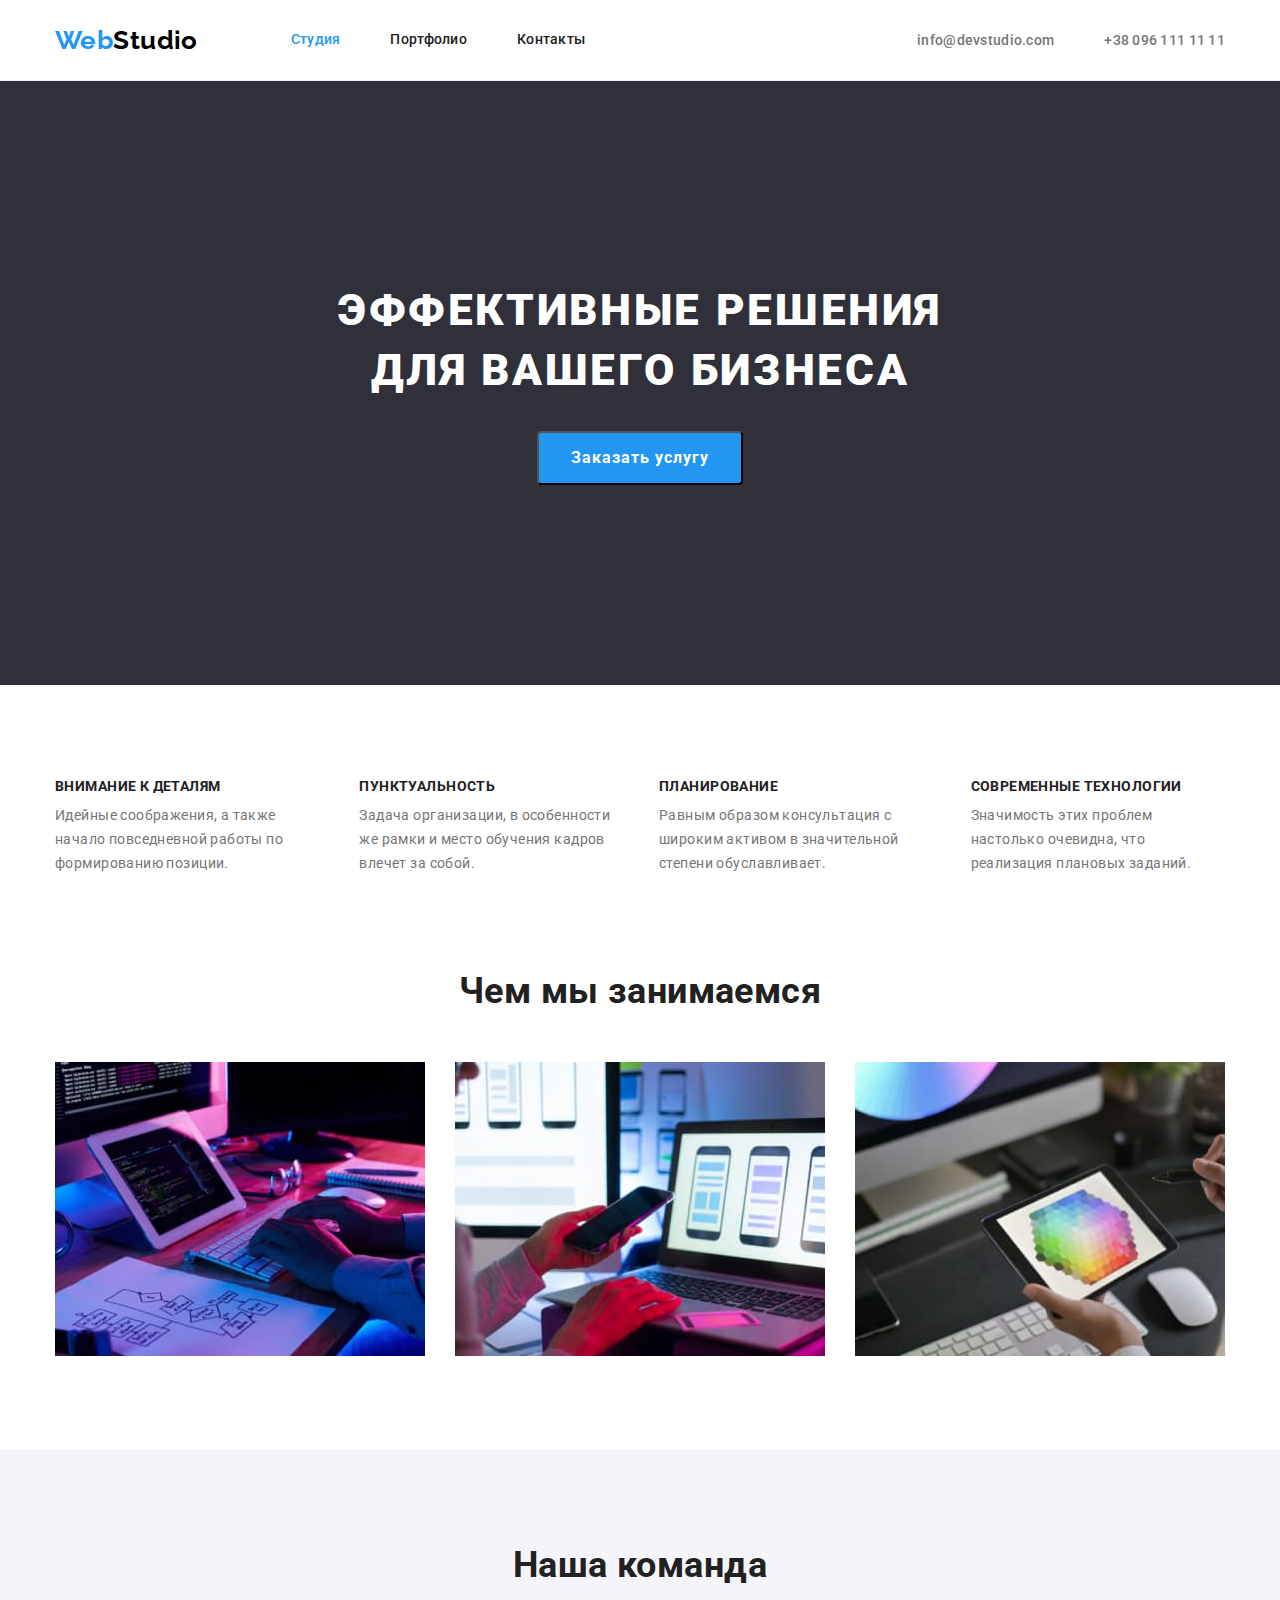
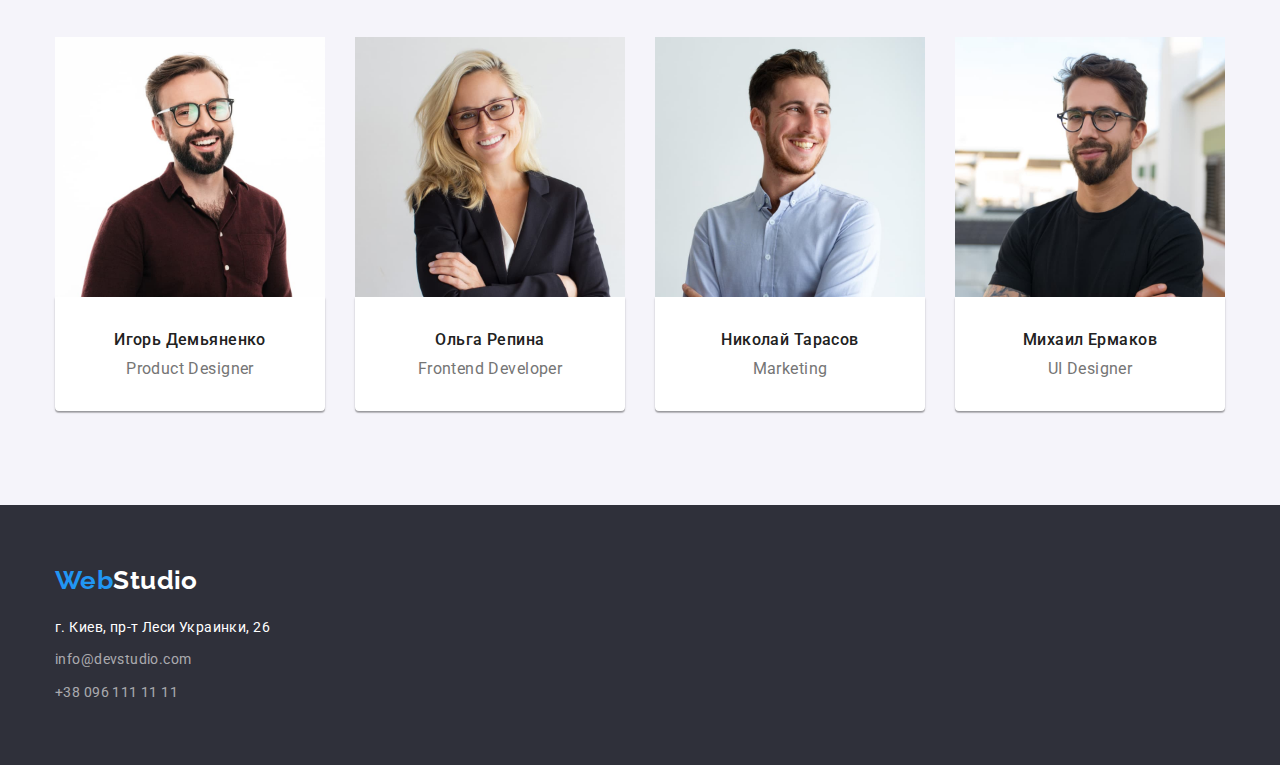
<file: index.html>
<!DOCTYPE html>
<html lang="ru">
    <head>
        <meta charset="UTF-8" />
        <meta http-equiv="X-UA-Compatible" content="IE=edge" />
        <meta name="viewport" content="width=device-width, initial-scale=1.0" />
        <title>Студия</title>
        <link rel="preconnect" href="https://fonts.googleapis.com" />
        <link rel="preconnect" href="https://fonts.gstatic.com" crossorigin />
        <link
            href="https://fonts.googleapis.com/css2?family=Raleway:wght@700&family=Roboto:wght@400;500;700;900&display=swap"
            rel="stylesheet"
        />
        <link
            rel="stylesheet"
            href="https://cdn.jsdelivr.net/npm/modern-normalize@1.1.0/modern-normalize.min.css"
        />
        <link rel="stylesheet" href="./css/styles.css" />
    </head>
    <body>
        <header class="header-section">
            <div class="container page-header-container">
                <nav class="menu">
                    <a lang="en" class="link logo" href=""
                        >Web<span class="logo-color-second">Studio</span>
                    </a>
                    <ul class="list nav-menu">
                        <li class="nav-menu-item">
                            <a
                                class="link menu-link current menu-link-paddings"
                                href=""
                                >Студия</a
                            >
                        </li>
                        <li class="nav-menu-item">
                            <a
                                class="link menu-link menu-link-paddings"
                                href="./portfolio.html"
                                >Портфолио</a
                            >
                        </li>
                        <li class="nav-menu-item">
                            <a class="link menu-link menu-link-paddings" href=""
                                >Контакты</a
                            >
                        </li>
                    </ul>
                </nav>
                <ul class="list contacts-menu">
                    <li class="contacts-menu-item">
                        <a
                            class="link contact-mail menu-link-paddings"
                            href="mailto:info@devstudio.com"
                            >info@devstudio.com</a
                        >
                    </li>
                    <li class="contacts-menu-item">
                        <a
                            class="link contact-tel menu-link-paddings"
                            href="tel:+380961111111"
                            >+38 096 111 11 11</a
                        >
                    </li>
                </ul>
            </div>
        </header>
        <main>
            <section class="hero">
                <div class="container">
                    <h1 class="main-title">
                        Эффективные решения
                        <span>для вашего бизнеса</span>
                    </h1>
                    <button class="order-button" type="button">
                        Заказать услугу
                    </button>
                </div>
            </section>
            <section class="section-paddings">
                <div class="container">
                    <h2 class="visually-hidden">Особенности</h2>
                    <ul class="list features-list">
                        <li class="features-list-item">
                            <h3 class="features-subtitle">
                                Внимание к деталям
                            </h3>
                            <p class="features-text">
                                Идейные соображения, а также начало повседневной
                                работы по формированию позиции.
                            </p>
                        </li>
                        <li class="features-list-item">
                            <h3 class="features-subtitle">Пунктуальность</h3>
                            <p class="features-text">
                                Задача организации, в особенности же рамки и
                                место обучения кадров влечет за собой.
                            </p>
                        </li>
                        <li class="features-list-item">
                            <h3 class="features-subtitle">Планирование</h3>
                            <p class="features-text">
                                Равным образом консультация с широким активом в
                                значительной степени обуславливает.
                            </p>
                        </li>
                        <li class="features-list-item">
                            <h3 class="features-subtitle">
                                Современные технологии
                            </h3>
                            <p class="features-text">
                                Значимость этих проблем настолько очевидна, что
                                реализация плановых заданий.
                            </p>
                        </li>
                    </ul>
                </div>
            </section>
            <section class="occupation-paddings">
                <div class="container">
                    <h2 class="section-title">Чем мы занимаемся</h2>

                    <ul class="list occupation-list">
                        <li class="occupation-list-item">
                            <img
                                src="images/box-1.jpg"
                                alt="руки человека работающего с клавиатурой перед планшетом"
                                width="370"
                            />
                        </li>
                        <li class="occupation-list-item">
                            <img
                                src="images/box-2.jpg"
                                alt="руки человека работающего за ноут-буком"
                                width="370"
                            />
                        </li>
                        <li class="occupation-list-item">
                            <img
                                src="images/box-3.jpg"
                                alt="планшет в руках человека"
                                width="370"
                            />
                        </li>
                    </ul>
                </div>
            </section>
            <section class="team-section section-paddings">
                <div class="container">
                    <h2 class="section-title">Наша команда</h2>
                    <ul class="list team-list">
                        <li>
                            <img
                                class="team-photos"
                                src="images/img-1.jpg"
                                alt="Фото Игоря Демьяненко"
                                width="270"
                            />
                            <div class="team-card-wrapper">
                                <h3 class="team-members">Игорь Демьяненко</h3>
                                <p class="team-text" lang="en">
                                    Product Designer
                                </p>
                            </div>
                        </li>
                        <li>
                            <img
                                class="team-photos"
                                src="images/img-2.jpg"
                                alt="Фото Ольги Репиной"
                                width="270"
                            />
                            <div class="team-card-wrapper">
                                <h3 class="team-members">Ольга Репина</h3>
                                <p class="team-text" lang="en">
                                    Frontend Developer
                                </p>
                            </div>
                        </li>
                        <li>
                            <img
                                class="team-photos"
                                src="images/img-3.jpg"
                                alt="Фото Николая Тарасова"
                                width="270"
                            />
                            <div class="team-card-wrapper">
                                <h3 class="team-members">Николай Тарасов</h3>
                                <p class="team-text" lang="en">Marketing</p>
                            </div>
                        </li>
                        <li>
                            <img
                                class="team-photos"
                                src="images/img-4.jpg"
                                alt="Фото Михаила Ермакова"
                                width="270"
                            />
                            <div class="team-card-wrapper">
                                <h3 class="team-members">Михаил Ермаков</h3>
                                <p class="team-text" lang="en">UI Designer</p>
                            </div>
                        </li>
                    </ul>
                </div>
            </section>
        </main>
        <footer class="section-footer">
            <div class="container">
                <a lang="en" class="link logo logo-futer" href=""
                    >Web<span class="logo-color-on-dark">Studio</span>
                </a>
                <address>
                    <ul class="list contact-list">
                        <li class="contact-list-item">
                            <a
                                class="link address-item"
                                href="https://goo.gl/maps/ThC7kSxC5snsgzDNA"
                                target="_blank"
                                rel="noopener noreferrer"
                                >г. Киев, пр-т Леси Украинки, 26</a
                            >
                        </li>
                        <li class="contact-list-item">
                            <a
                                class="link contact-item"
                                href="mailto:info@devstudio.com"
                                >info@devstudio.com</a
                            >
                        </li>
                        <li class="contact-list-item">
                            <a
                                class="link contact-item"
                                href="tel:+380961111111"
                                >+38 096 111 11 11</a
                            >
                        </li>
                    </ul>
                </address>
            </div>
        </footer>
    </body>
</html>
</file>
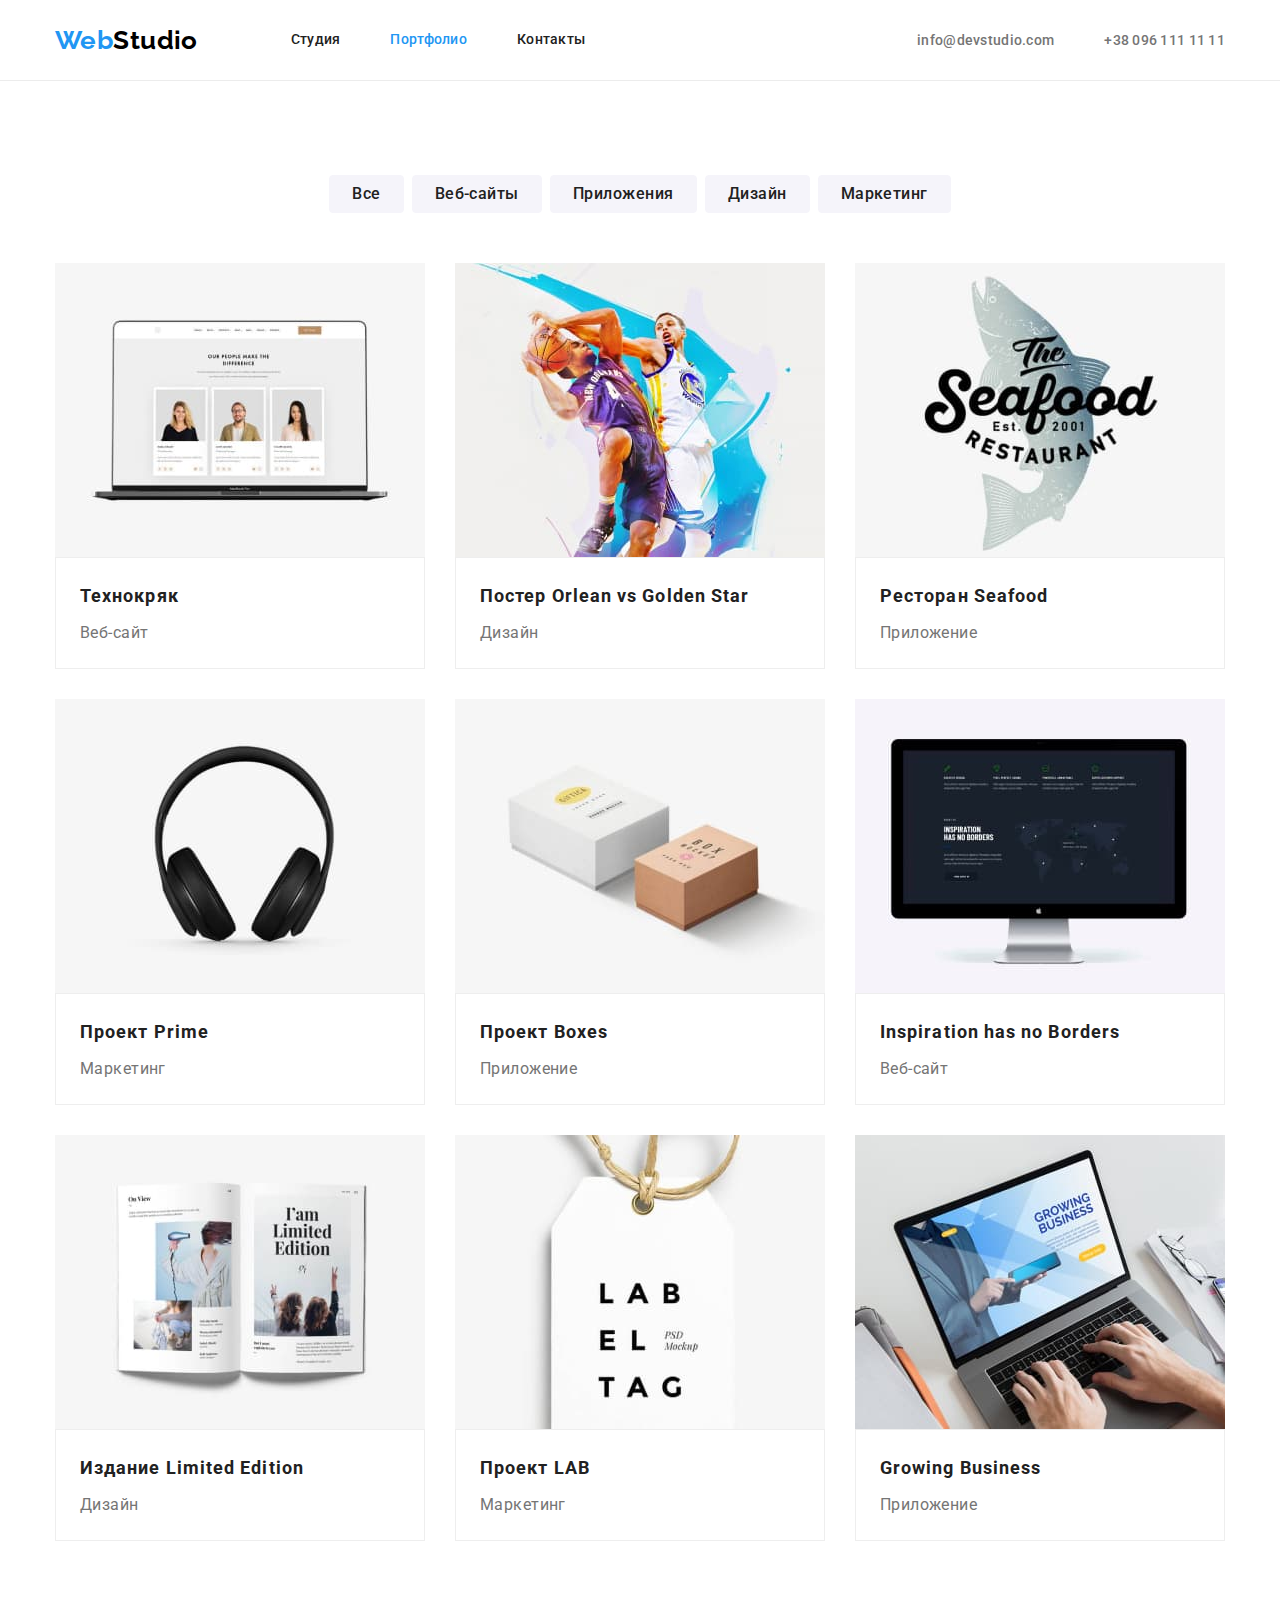
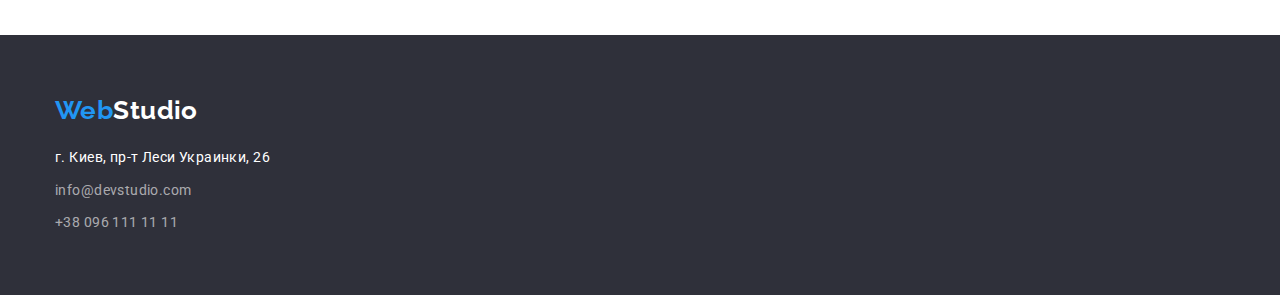
<file: portfolio.html>
<!DOCTYPE html>
<html lang="ru">
    <head>
        <meta charset="UTF-8" />
        <meta http-equiv="X-UA-Compatible" content="IE=edge" />
        <meta name="viewport" content="width=device-width, initial-scale=1.0" />
        <title>Portfolio</title>
        <link rel="preconnect" href="https://fonts.googleapis.com" />
        <link rel="preconnect" href="https://fonts.gstatic.com" crossorigin />
        <link
            href="https://fonts.googleapis.com/css2?family=Raleway:wght@700&family=Roboto:wght@400;500;700;900&display=swap"
            rel="stylesheet"
        />
        <link
            rel="stylesheet"
            href="https://cdn.jsdelivr.net/npm/modern-normalize@1.1.0/modern-normalize.min.css"
        />
        <link rel="stylesheet" href="./css/styles.css" />
    </head>
    <body>
        <header class="header-section">
            <div class="container page-header-container">
                <nav class="menu">
                    <a lang="en" class="link logo" href=""
                        >Web<span class="logo-color-second">Studio</span></a
                    >
                    <ul class="list nav-menu">
                        <li class="nav-menu-item">
                            <a
                                class="link menu-link menu-link-paddings"
                                href="./index.html"
                                >Студия</a
                            >
                        </li>
                        <li class="nav-menu-item">
                            <a
                                class="link menu-link current menu-link-paddings"
                                href=""
                                >Портфолио</a
                            >
                        </li>
                        <li class="nav-menu-item">
                            <a class="link menu-link menu-link-paddings" href=""
                                >Контакты</a
                            >
                        </li>
                    </ul>
                </nav>
                <ul class="list contacts-menu">
                    <li class="contacts-menu-item">
                        <a
                            class="link contact-mail menu-link-paddings"
                            href="mailto:info@devstudio.com"
                            >info@devstudio.com</a
                        >
                    </li>
                    <li class="contacts-menu-item">
                        <a
                            class="link contact-tel menu-link-paddings"
                            href="tel:+380961111111"
                            >+38 096 111 11 11</a
                        >
                    </li>
                </ul>
            </div>
        </header>
        <main>
            <section class="section-paddings">
                <div class="container">
                    <h1 class="visually-hidden">Перечень проектов</h1>
                    <ul class="list filter-list">
                        <li class="filter-list-item">
                            <button class="filter" type="button">Все</button>
                        </li>
                        <li class="filter-list-item">
                            <button class="filter" type="button">
                                Веб-сайты
                            </button>
                        </li>
                        <li class="filter-list-item">
                            <button class="filter" type="button">
                                Приложения
                            </button>
                        </li>
                        <li class="filter-list-item">
                            <button class="filter" type="button">Дизайн</button>
                        </li>
                        <li class="filter-list-item">
                            <button class="filter" type="button">
                                Маркетинг
                            </button>
                        </li>
                    </ul>
                    <ul class="list project-list">
                        <li class="project-list-item">
                            <a class="link project-list-link" href="">
                                <img
                                    src="images/img-pf1.jpg"
                                    alt="страница сайта на экране ноут-бука"
                                    width="370"
                                />
                                <div class="project-list-card">
                                    <h2 class="project-title">Технокряк</h2>
                                    <p class="project-description">Веб-сайт</p>
                                </div>
                            </a>
                        </li>
                        <li class="project-list-item">
                            <a class="link project-list-link" href="">
                                <img
                                    src="images/img-pf2.jpg"
                                    alt="два баскетболиста борятся за мяч"
                                    width="370"
                                />
                                <div class="project-list-card">
                                    <h2 class="project-title">
                                        Постер
                                        <span lang="en"
                                            >Orlean vs Golden Star</span
                                        >
                                    </h2>
                                    <p class="project-description">Дизайн</p>
                                </div>
                            </a>
                        </li>
                        <li class="project-list-item">
                            <a class="link project-list-link" href="">
                                <img
                                    src="images/img-pf3.jpg"
                                    alt="логотип ресторана морепродуктов"
                                    width="370"
                                />
                                <div class="project-list-card">
                                    <h2 class="project-title">
                                        Ресторан <span lang="en">Seafood</span>
                                    </h2>
                                    <p class="project-description">
                                        Приложение
                                    </p>
                                </div>
                            </a>
                        </li>
                        <li class="project-list-item">
                            <a class="link project-list-link" href="">
                                <img
                                    src="images/img-pf4.jpg"
                                    alt="наушники"
                                    width="370"
                                />
                                <div class="project-list-card">
                                    <h2 class="project-title">
                                        Проект <span lang="en">Prime</span>
                                    </h2>
                                    <p class="project-description">Маркетинг</p>
                                </div>
                            </a>
                        </li>
                        <li class="project-list-item">
                            <a class="link project-list-link" href="">
                                <img
                                    src="images/img-pf5.jpg"
                                    alt="две коробочки"
                                    width="370"
                                />
                                <div class="project-list-card">
                                    <h2 class="project-title">
                                        Проект <span lang="en">Boxes</span>
                                    </h2>
                                    <p class="project-description">
                                        Приложение
                                    </p>
                                </div>
                            </a>
                        </li>
                        <li class="project-list-item">
                            <a class="link project-list-link" href="">
                                <img
                                    src="images/img-pf6.jpg"
                                    alt="монитор компьютера"
                                    width="370"
                                />
                                <div class="project-list-card">
                                    <h2 class="project-title" lang="en">
                                        Inspiration has no Borders
                                    </h2>
                                    <p class="project-description">Веб-сайт</p>
                                </div>
                            </a>
                        </li>
                        <li class="project-list-item">
                            <a class="link project-list-link" href="">
                                <img
                                    src="images/img-pf7.jpg"
                                    alt="разворот журнала"
                                    width="370"
                                />
                                <div class="project-list-card">
                                    <h2 class="project-title">
                                        Издание
                                        <span lang="en">Limited Edition</span>
                                    </h2>
                                    <p class="project-description">Дизайн</p>
                                </div>
                            </a>
                        </li>
                        <li class="project-list-item">
                            <a class="link project-list-link" href="">
                                <img
                                    src="images/img-pf8.jpg"
                                    alt="ярлык товара"
                                    width="370"
                                />
                                <div class="project-list-card">
                                    <h2 class="project-title">
                                        Проект <span lang="en">LAB</span>
                                    </h2>
                                    <p class="project-description">Маркетинг</p>
                                </div>
                            </a>
                        </li>
                        <li class="project-list-item">
                            <a class="link project-list-link" href="">
                                <img
                                    src="images/img-pf9.jpg"
                                    alt="открытый ноут-бук"
                                    width="370"
                                />
                                <div class="project-list-card">
                                    <h2 class="project-title" lang="en">
                                        Growing Business
                                    </h2>
                                    <p class="project-description">
                                        Приложение
                                    </p>
                                </div>
                            </a>
                        </li>
                    </ul>
                </div>
            </section>
        </main>
        <footer class="section-footer">
            <div class="container">
                <a lang="en" class="link logo logo-futer" href=""
                    >Web<span class="logo-color-on-dark">Studio</span></a
                >
                <address>
                    <ul class="list contact-list">
                        <li class="contact-list-item">
                            <a
                                class="link address-item"
                                href="https://goo.gl/maps/ThC7kSxC5snsgzDNA"
                                target="_blank"
                                rel="noopener noreferrer"
                                >г. Киев, пр-т Леси Украинки, 26</a
                            >
                        </li>
                        <li class="contact-list-item">
                            <a
                                class="link contact-item"
                                href="mailto:info@devstudio.com"
                                >info@devstudio.com</a
                            >
                        </li>
                        <li class="contact-list-item">
                            <a
                                class="link contact-item"
                                href="tel:+380961111111"
                                >+38 096 111 11 11</a
                            >
                        </li>
                    </ul>
                </address>
            </div>
        </footer>
    </body>
</html>
</file>
<file: css/styles.css>
:root {
    --main-font: 'Roboto', sans-serif;
    --second-font: 'Raleway', sans-serif;
    --logo-color: #000000;
    --font-color-subtitle: #212121;
    --font-color-text: #757575;
    --font-color-on-dark: #ffffff;
    --font-color-contacts-futer: rgba(255, 255, 255, 0.6);
    --color-selected: #2196f3;
    --background-color-main: #ffffff;
    --background-dark: #2f303a;
    --background-light: #f5f4fa;
    --background-button-hover: #188ce8;
}
h1,
h2,
h3,
p {
    margin-top: 0;
    margin-bottom: 0;
}

ul {
    margin: 0;
    padding-left: 0;
}

img {
    display: block;
    max-width: 100%;
    height: auto;
}

.list {
    list-style: none;
}
.link {
    text-decoration: none;
}
body {
    font-family: var(--main-font);
    font-size: 14px;
    letter-spacing: 0.03em;
    background-color: var(--background-color-main);
}

.container {
    width: 1200px;
    padding-left: 15px;
    padding-right: 15px;
    margin-left: auto;
    margin-right: auto;
}
.section-paddings {
    padding-top: 94px;
    padding-bottom: 94px;
}
/*---------------------- HEADER------------------------*/
.header-section {
    border-bottom: 1px solid #ececec;
}
.page-header-container {
    display: flex;
    align-items: center;
    justify-content: space-between;
}

.menu,
.nav-menu,
.contacts-menu,
.features-list,
.team-list,
.occupation-list {
    display: flex;
    align-items: center;
}

.logo {
    font-family: var(--second-font);
    font-weight: 700;
    font-size: 26px;
    line-height: 1.19;

    color: var(--color-selected);

    margin-right: 93px;
}
.logo-color-second {
    color: var(--logo-color);
}
.menu .menu-link.current {
    color: var(--color-selected);
}

.menu-link {
    font-weight: 500;
    line-height: 1.14;
    letter-spacing: 0.02em;

    color: var(--font-color-subtitle);
    display: block;
}

.menu-link-paddings {
    padding-top: 32px;
    padding-bottom: 32px;
}

.nav-menu-item:not(:last-child),
.contacts-menu-item:not(:last-child) {
    margin-right: 50px;
}

.contact-mail,
.contact-tel {
    font-weight: 500;
    line-height: 1.14;
    letter-spacing: 0.02em;

    color: var(--font-color-text);
}

.contact-mail {
    margin-left: auto;
}

.menu-link:hover,
.menu-link:focus,
.contact-mail:hover,
.contact-mail:focus,
.contact-tel:hover,
.contact-tel:focus {
    color: var(--color-selected);
}
/*--------------/HEADER-------------*/
/*--------------HERO----------------*/
.hero {
    background-color: var(--background-dark);
    padding: 200px 0;
}
h1 span {
    display: block;
}

.main-title {
    font-weight: 900;
    font-size: 44px;
    line-height: 1.36;
    text-align: center;
    letter-spacing: 0.06em;
    text-transform: uppercase;

    color: var(--font-color-on-dark);

    margin-bottom: 30px;
}
.order-button {
    font-family: inherit;
    font-weight: 700;
    font-size: 16px;
    line-height: 1.87;
    letter-spacing: 0.06em;

    color: var(--font-color-on-dark);
    cursor: pointer;
    background-color: var(--color-selected);
    padding: 10px 32px;
    border-radius: 4px;
    display: block;
    margin-left: auto;
    margin-right: auto;
}
.order-button:hover,
.order-button:focus {
    color: var(--font-color-on-dark);
    background-color: var(--background-button-hover);
}
/*-----------------/HERO-----------------*/
/*-------------- FEATURES----------------*/
.visually-hidden {
    position: absolute;
    white-space: nowrap;
    width: 1px;
    height: 1px;
    margin: -1px;
    clip: rect(0 0 0 0);
}

.features-list-item:not(:last-child) {
    margin-right: 30px;
}
.features-subtitle {
    font-size: 14px;
    font-weight: 700;
    line-height: 1.14;
    text-transform: uppercase;
    color: var(--font-color-subtitle);
    margin-bottom: 10px;
}
.features-text {
    line-height: 1.71;

    color: var(--font-color-text);
}
/*-------------/FEATURES------------------*/
/*------------- OCCUPATION ---------------*/
.occupation-paddings {
    padding-top: 0;
    padding-bottom: 94px;
}
.section-title {
    font-weight: 700;
    font-size: 36px;
    line-height: 1.17;
    text-align: center;

    color: var(--font-color-subtitle);

    margin-bottom: 50px;
}

.occupation-list-item:not(:last-child) {
    margin-right: 30px;
}

/*---------------/OCCUPATION----------------*/
/*--------------- TEAM----------------------*/
/* заголовок секции имеет класс аналогичный заголовку предыдущей секции*/
.team-section {
    background-color: var(--background-light);
}
.team-list {
    gap: 30px;
}

.team-members {
    font-weight: 500;
    font-size: 16px;
    line-height: 1.19;

    color: var(--font-color-subtitle);
    margin-bottom: 10px;
}
.team-text {
    font-size: 16px;
    line-height: 1.19;

    color: var(--font-color-text);
}
.team-card-wrapper {
    padding-top: 30px;
    padding-bottom: 30px;
    text-align: center;
    background-color: var(--background-color-main);
    border: solid #ffffff;
    border-bottom-right-radius: 4px;
    border-bottom-left-radius: 4px;
    box-shadow: 0 2px 1px rgba(0, 0, 0, 0.2), 0 1px 1px rgba(0, 0, 0, 0.14),
        0 1px 3px rgba(0, 0, 0, 0.12);
}
/*----------------/TEAM------------------*/
/*----------------- FUTER----------------*/
.logo-futer {
    margin-bottom: 20px;
    margin-right: 0;
    display: block;
}
.logo-color-on-dark {
    color: var(--font-color-on-dark);
}
.section-footer {
    background-color: var(--background-dark);
    padding-top: 60px;
    padding-bottom: 60px;
}
.contact-list {
    line-height: 1.71;
    font-style: normal;
}
.contact-list-item:not(:last-child) {
    margin-bottom: 9px;
}
.address-item {
    color: var(--font-color-on-dark);
}
.contact-item {
    color: var(--font-color-contacts-futer);
}
.contact-item:hover,
.contact-item:focus,
.address-item:hover,
.address-item:focus {
    color: var(--color-selected);
}
/*----------------- /FUTER----------------*/

/*-----------------PORTFOLIO PROJECTS------------*/
.filter {
    font-family: inherit;

    font-weight: 500;
    font-size: 16px;
    line-height: 1.62ch;
    letter-spacing: 0.03em;
    display: block;
    padding: 6px 22px;
    min-height: 38px;
    color: var(--font-color-subtitle);
    border: 1px solid var(--background-light);
    border-radius: 4px;

    cursor: pointer;
    background-color: var(--background-light);
}
.filter:hover,
.filter:focus {
    color: var(--font-color-on-dark);
    background-color: var(--color-selected);
}

.filter-list {
    display: flex;
    justify-content: center;
    margin-bottom: 50px;
}
.filter-list-item:not(:last-child) {
    margin-right: 8px;
}

.project-list {
    display: flex;
    flex-wrap: wrap;
    gap: 30px;
}
.project-list-item {
    flex-basis: calc((100% - 2 * 30px) / 3);
}
.project-list-link {
    display: block;
}

.project-list-card {
    padding: 20px 24px;
    border: 1px solid #eeeeee;
}

.project-title {
    font-weight: 700;
    font-size: 18px;
    line-height: 2;
    letter-spacing: 0.06em;

    color: var(--font-color-subtitle);

    margin-bottom: 4px;
}
.project-description {
    font-size: 16px;
    line-height: 1.87;

    color: var(--font-color-text);
}
</file>
